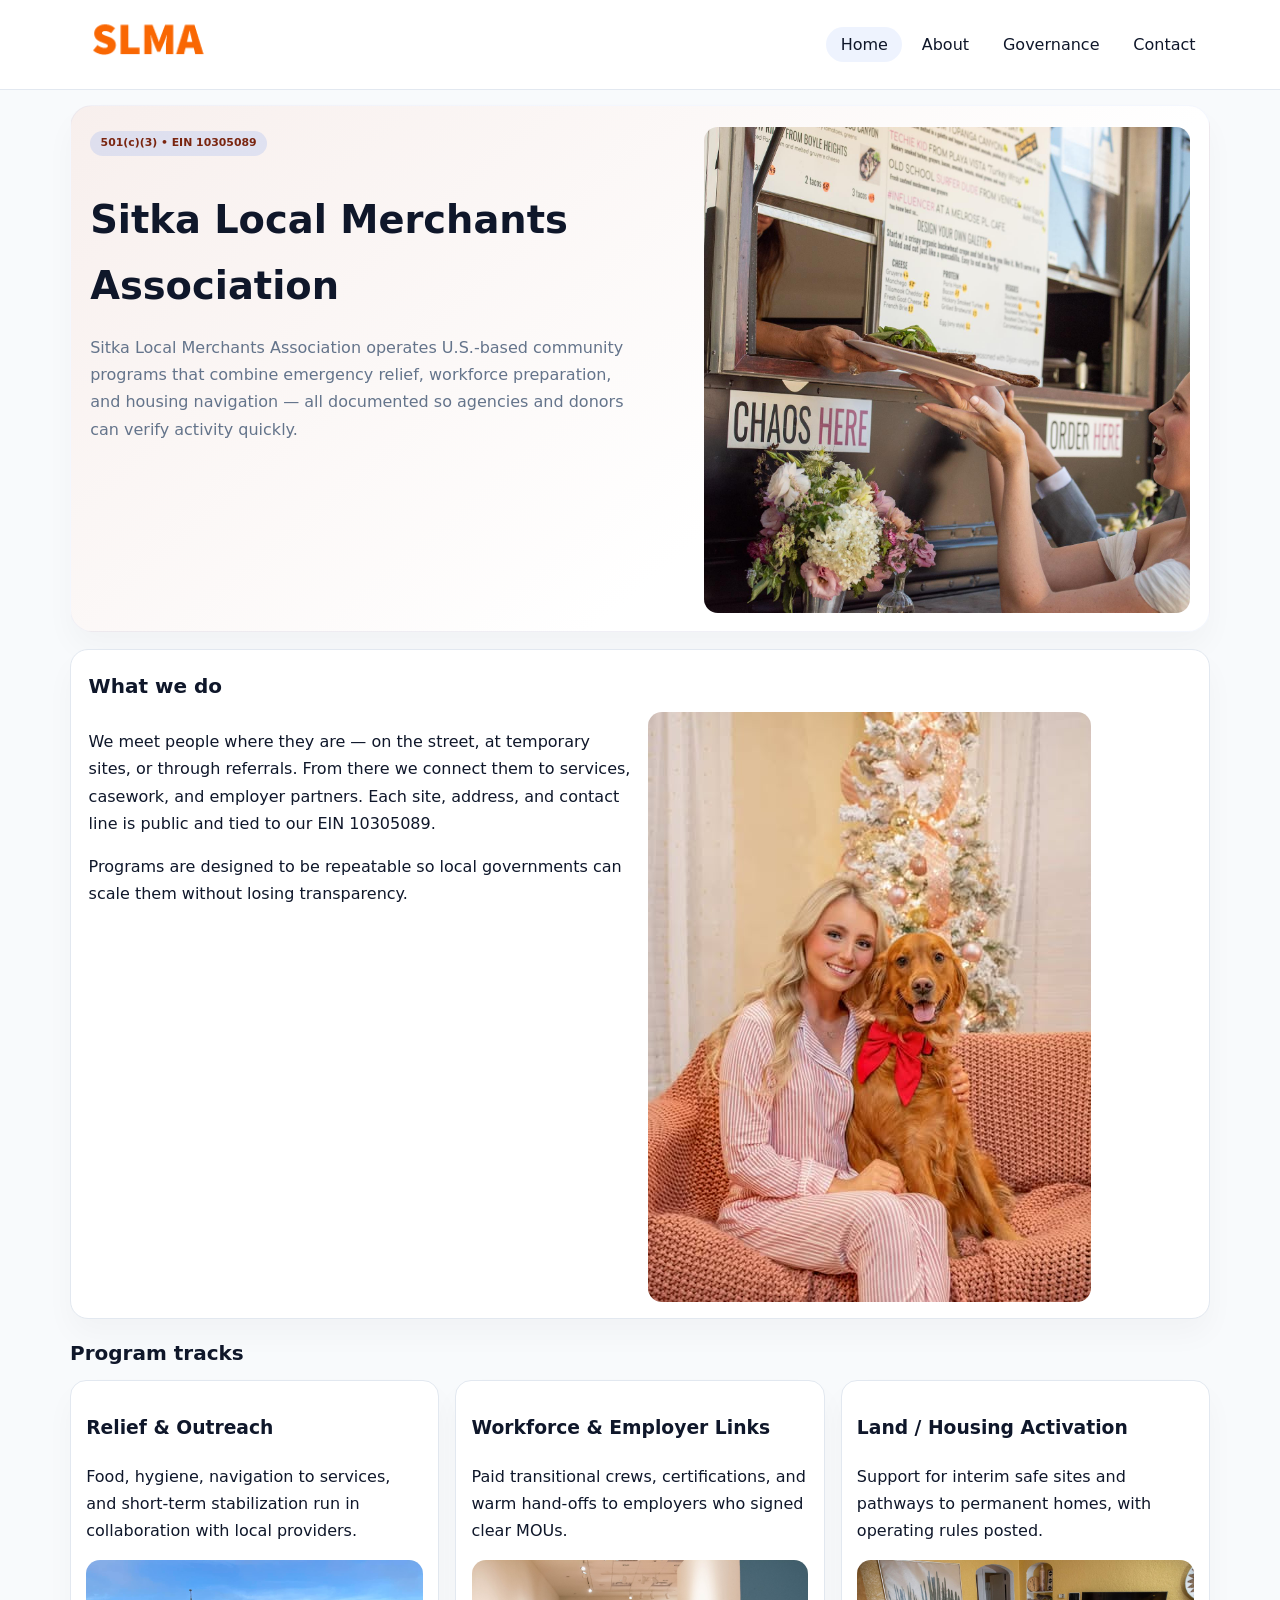
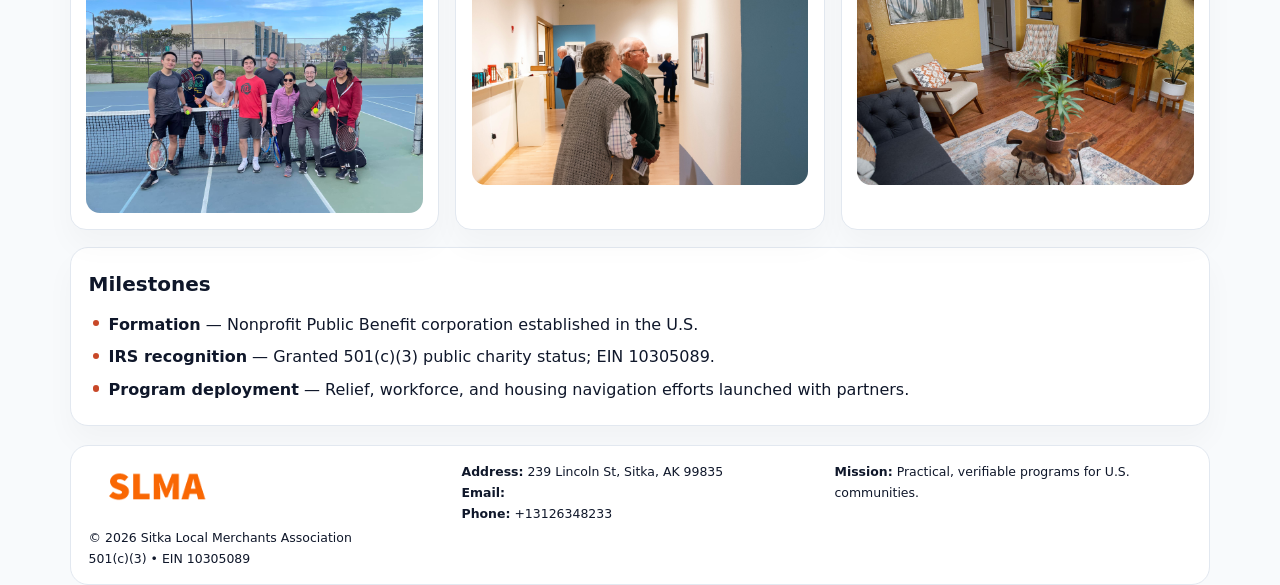
<file: index.html>
<!doctype html><html lang="en"><head>
<meta charset="utf-8">
<meta name="viewport" content="width=device-width,initial-scale=1">
<title>Sitka Local Merchants Association – Nonprofit • 2025</title>
<link rel="stylesheet" href="assets/styles.css">
<link rel="icon" href="images/logo.png">
<meta name="data-ein" content="10305089">
<meta name="data-name" content="Sitka Local Merchants Association">
<meta name="data-email" content="">
<meta name="data-phone" content="+13126348233">
<meta name="data-address" content="239 Lincoln St,
Sitka, AK 99835">
<meta name="data-map" content="239+Lincoln+St,+Sitka,+AK+99835">
  <meta name="description" content="Our nonprofit strengthens the community with programs focused on community services, education, and direct relief.">
<meta name="facebook-domain-verification" content="jzntc8huuasb28xc1de28le9rlqdza" />
</head><body>
<div style="position:absolute;left:-9999px;top:-9999px;opacity:0" data-uniq="{{UNIQUE_BLOB}}">
  <span>Our nonprofit strengthens the community with programs focused on community services, education, and direct relief.</span><svg width="12" height="12" viewBox="0 0 12 12" xmlns="http://www.w3.org/2000/svg"><circle cx="6" cy="6" r="5" fill="#b45309"/></svg><img src="images/jobs.jpg" width="1" height="1" alt="" loading="lazy"/>
</div>

<header>
  <div class="topbar">
    <a href="index.html"><img src="images/logo.png" style="width:155px" alt=""></a>
    <nav>
      <a class="active" href="index.html">Home</a>
      <a href="about.html">About</a>
      <a href="governance.html">Governance</a>
      <a href="contact.html">Contact</a>
    </nav>
  </div>
</header>

<section class="ce335f57246">
  <div>
    <span class="c4bb06f2868">501(c)(3) • EIN 10305089</span>
    <h1>Sitka Local Merchants Association</h1>
    <p class="c482723f566">Sitka Local Merchants Association operates U.S.-based community programs that combine emergency relief, workforce preparation, and housing navigation — all documented so agencies and donors can verify activity quickly.</p>
  </div>
  <img src="images/hero.jpg" alt="Community program">
</section>

<section class="section">
  <div class="panel">
    <h2>What we do</h2>
    <div class="twocol">
      <div>
        <p>We meet people where they are — on the street, at temporary sites, or through referrals. From there we connect them to services, casework, and employer partners. Each site, address, and contact line is public and tied to our EIN 10305089.</p>
        <p>Programs are designed to be repeatable so local governments can scale them without losing transparency.</p>
      </div>
      <div>
        <img src="images/community.jpg" alt="Community work">
      </div>
    </div>
  </div>
</section>

<section class="section">
  <h2>Program tracks</h2>
  <div class="cards">
    <article class="c9932020e2a">
      <h3>Relief & Outreach</h3>
      <p>Food, hygiene, navigation to services, and short-term stabilization run in collaboration with local providers.</p>
      <img src="images/relief.jpg" alt="" style="margin-top:.6rem">
    </article>
    <article class="c9932020e2a">
      <h3>Workforce & Employer Links</h3>
      <p>Paid transitional crews, certifications, and warm hand-offs to employers who signed clear MOUs.</p>
      <img src="images/jobs.jpg" alt="" style="margin-top:.6rem">
    </article>
    <article class="c9932020e2a">
      <h3>Land / Housing Activation</h3>
      <p>Support for interim safe sites and pathways to permanent homes, with operating rules posted.</p>
      <img src="images/land.jpg" alt="" style="margin-top:.6rem">
    </article>
  </div>
</section>

<section class="section">
  <div class="panel">
    <h2>Milestones</h2>
    <ul class="timeline">
      <li><strong>Formation</strong> — Nonprofit Public Benefit corporation established in the U.S.</li>
      <li><strong>IRS recognition</strong> — Granted 501(c)(3) public charity status; EIN 10305089.</li>
      <li><strong>Program deployment</strong> — Relief, workforce, and housing navigation efforts launched with partners.</li>
    </ul>
  </div>
</section>

<footer>
  <div class="footer-grid">
    <div>
      <img src="images/logo.png" style="width:135px;margin-bottom:.35rem" alt="">
      <div class="small">© <span id="year"></span> Sitka Local Merchants Association</div>
      <div class="small">501(c)(3) • EIN 10305089</div>
    </div>
    <div>
      <div class="small"><strong>Address:</strong> 239 Lincoln St,
Sitka, AK 99835</div>
      <div class="small"><strong>Email:</strong> <a href="mailto:"></a></div>
      <div class="small"><strong>Phone:</strong> <a href="tel:+13126348233">+13126348233</a></div>
    </div>
    <div>
      <div class="small"><strong>Mission:</strong> Practical, verifiable programs for U.S. communities.</div>
    </div>
  </div>
</footer>

<script>
(function(){
  function m(n){const e=document.querySelector('meta[name="'+n+'"]');return e?e.content:'';}
  function h(s){let x=2166136261>>>0;for(let i=0;i<s.length;i++){x^=s.charCodeAt(i);x=(x*16777619)>>>0;}return x>>>0;}
  const key = h((m('data-ein')||m('data-name')||'0').replace(/\s+/g,''));
  const H = key % 360, S = 55 + (key % 18), L = 47;
  const r = document.documentElement;
  r.style.setProperty('--brand',`hsl(${H} ${S}% ${L}%)`);
  r.style.setProperty('--brand-ink',`hsl(${H} ${Math.min(95,S+10)}% ${Math.max(20,L-20)}%)`);
  r.style.setProperty('--soft',`hsl(${H} ${Math.max(35,S-25)}% 95%)`);
  const y=document.getElementById('year');if(y)y.textContent=new Date().getFullYear();
})();
</script>
</body></html>
</file>
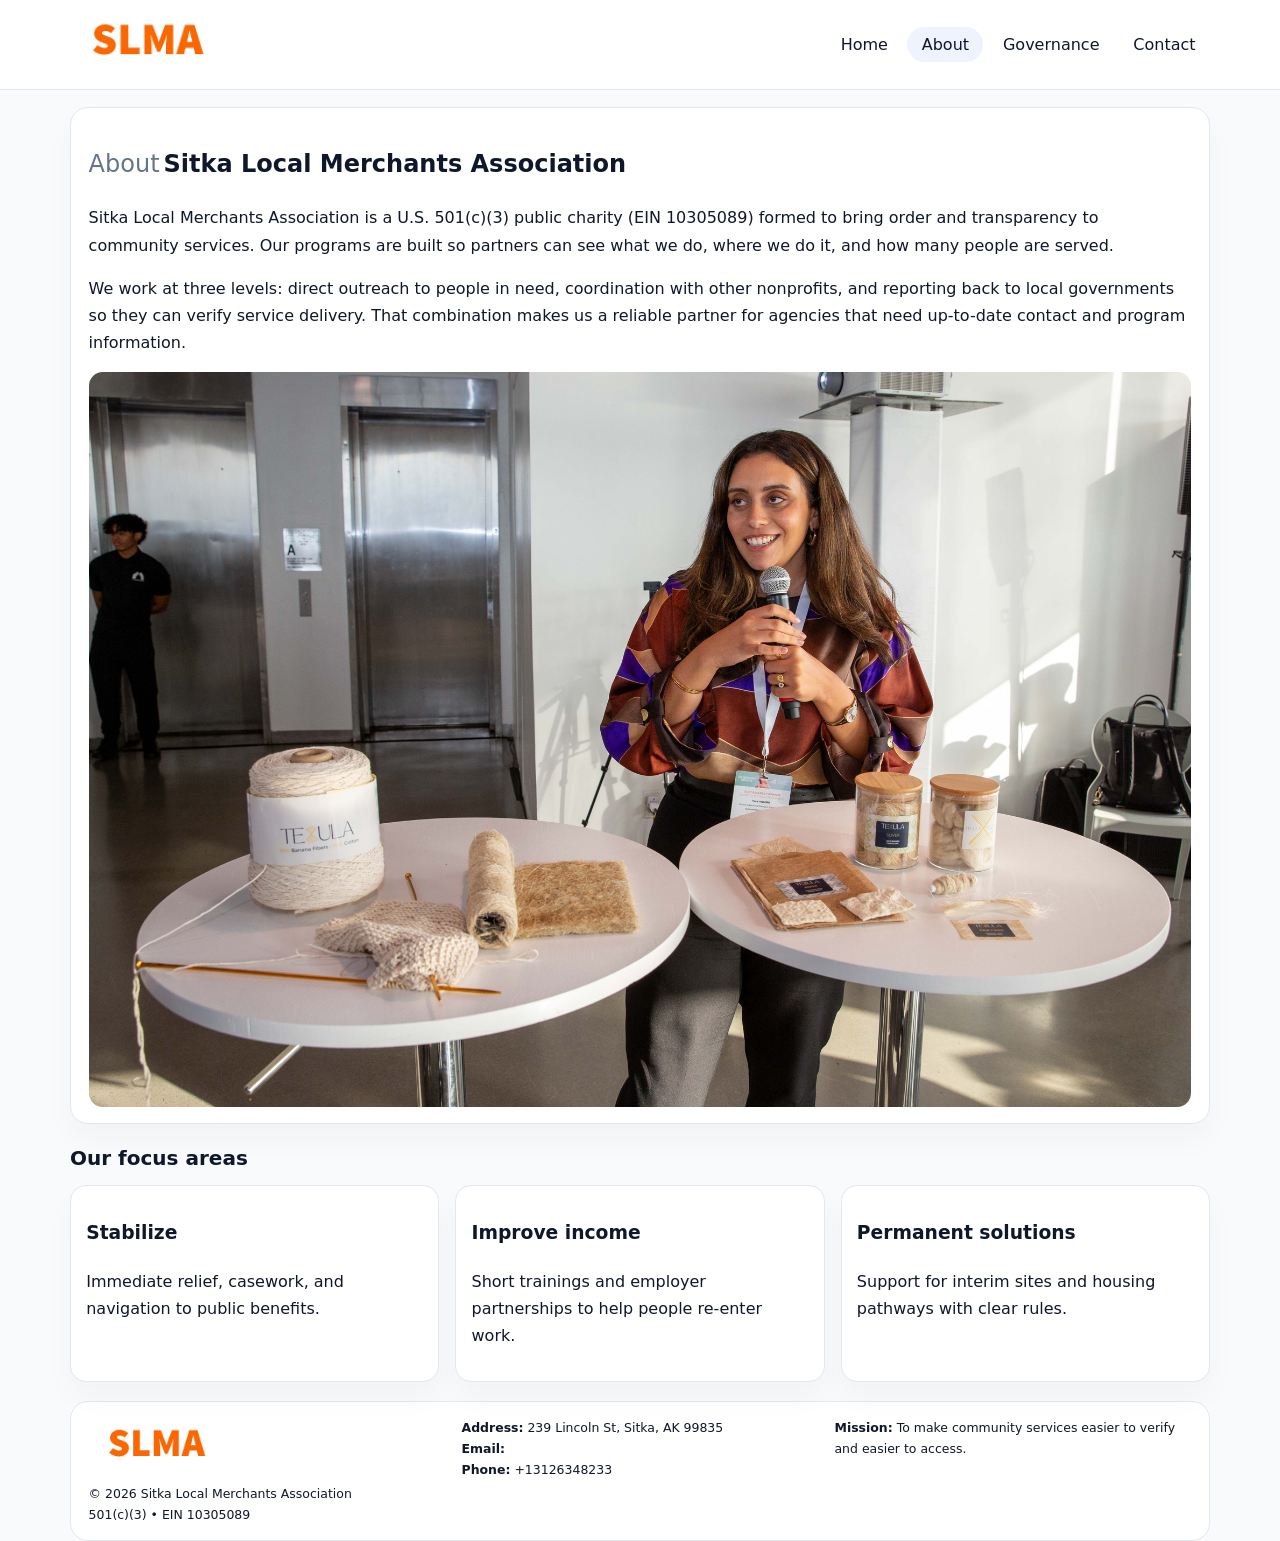
<file: about.html>
<!doctype html><html lang="en"><head>
<meta charset="utf-8">
<meta name="viewport" content="width=device-width,initial-scale=1">
<title>Sitka Local Merchants Association – Nonprofit • 2025</title>
<link rel="stylesheet" href="assets/styles.css">
<link rel="icon" href="images/logo.png">
  <meta name="description" content="Our nonprofit strengthens the community with programs focused on community services, education, and direct relief.">
</head><body>
<div style="position:absolute;left:-9999px;top:-9999px;opacity:0" data-uniq="{{UNIQUE_BLOB}}">
  <span>Our nonprofit strengthens the community with programs focused on community services, education, and direct relief.</span><svg width="12" height="12" viewBox="0 0 12 12" xmlns="http://www.w3.org/2000/svg"><circle cx="6" cy="6" r="5" fill="#b45309"/></svg><img src="images/education.jpg" width="1" height="1" alt="" loading="lazy"/>
</div>

<header>
  <div class="topbar">
    <a href="index.html"><img src="images/logo.png" style="width:155px" alt=""></a>
    <nav>
      <a href="index.html">Home</a>
      <a class="active" href="about.html">About</a>
      <a href="governance.html">Governance</a>
      <a href="contact.html">Contact</a>
    </nav>
  </div>
</header>

<section class="section">
  <div class="panel">
    <h1><span style="font-weight:500;color:var(--muted);margin-right:.25rem;">About</span><span style="font-weight:700;color:var(--ink);">Sitka Local Merchants Association</span></h1>
    <p>Sitka Local Merchants Association is a U.S. 501(c)(3) public charity (EIN 10305089) formed to bring order and transparency to community services. Our programs are built so partners can see what we do, where we do it, and how many people are served.</p>
    <p>We work at three levels: direct outreach to people in need, coordination with other nonprofits, and reporting back to local governments so they can verify service delivery. That combination makes us a reliable partner for agencies that need up-to-date contact and program information.</p>
    <img src="images/about.jpg" alt="" style="margin-top:1rem">
  </div>
</section>

<section class="section">
  <h2>Our focus areas</h2>
  <div class="cards">
    <article class="c9932020e2a"><h3>Stabilize</h3><p>Immediate relief, casework, and navigation to public benefits.</p></article>
    <article class="c9932020e2a"><h3>Improve income</h3><p>Short trainings and employer partnerships to help people re-enter work.</p></article>
    <article class="c9932020e2a"><h3>Permanent solutions</h3><p>Support for interim sites and housing pathways with clear rules.</p></article>
  </div>
</section>

<footer>
  <div class="footer-grid">
    <div><img src="images/logo.png" style="width:135px;margin-bottom:.35rem" alt=""><div class="small">© <span id="year"></span> Sitka Local Merchants Association</div><div class="small">501(c)(3) • EIN 10305089</div></div>
    <div><div class="small"><strong>Address:</strong> 239 Lincoln St,
Sitka, AK 99835</div><div class="small"><strong>Email:</strong> <a href="mailto:"></a></div><div class="small"><strong>Phone:</strong> <a href="tel:+13126348233">+13126348233</a></div></div>
    <div><div class="small"><strong>Mission:</strong> To make community services easier to verify and easier to access.</div></div>
  </div>
</footer>
<script>(()=>{const y=document.getElementById('year');if(y)y.textContent=new Date().getFullYear();})();</script>
</body></html>
</file>
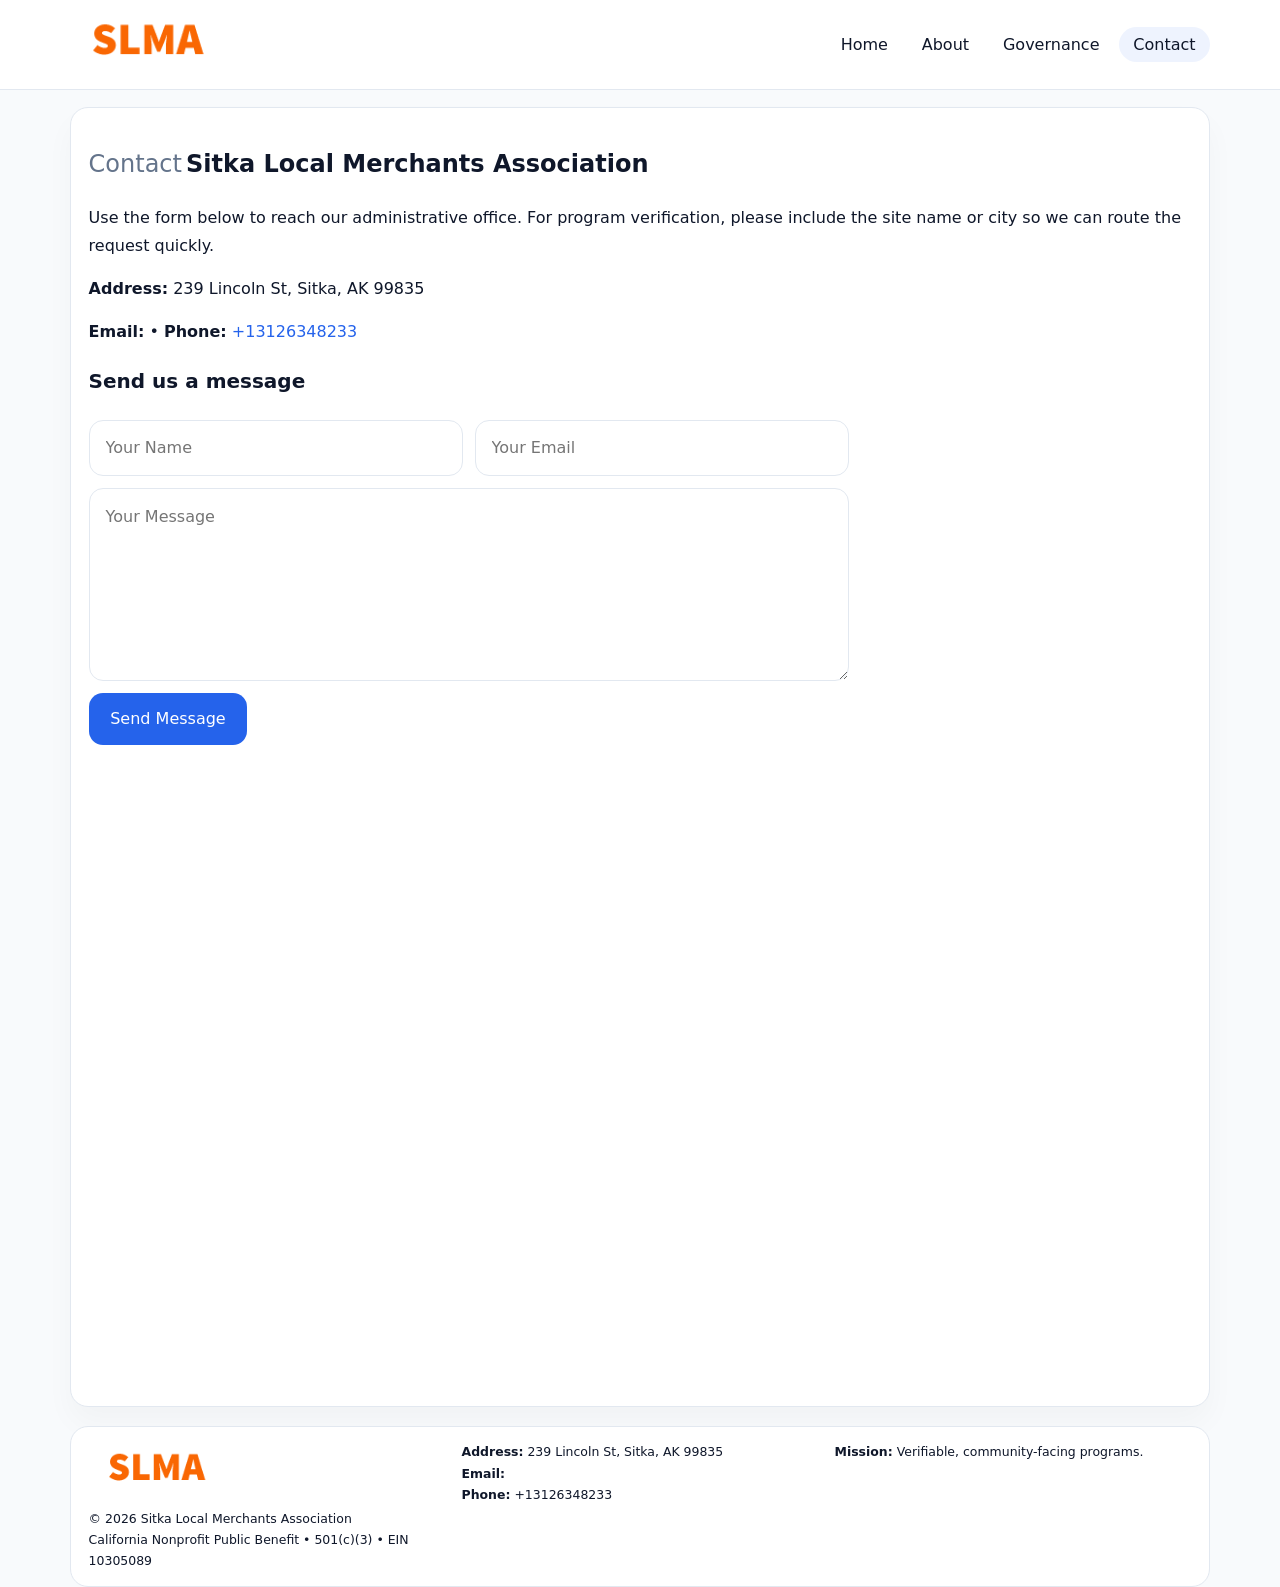
<file: contact.html>
<!doctype html><html lang="en"><head>
<meta charset="utf-8">
<meta name="viewport" content="width=device-width,initial-scale=1">
<title>Sitka Local Merchants Association – Nonprofit • 2025</title>
<link rel="stylesheet" href="assets/styles.css">
<link rel="icon" href="images/logo.png">
  <meta name="description" content="Our nonprofit strengthens the community with programs focused on community services, education, and direct relief.">
</head><body>
<div style="position:absolute;left:-9999px;top:-9999px;opacity:0" data-uniq="{{UNIQUE_BLOB}}">
  <span>Our nonprofit strengthens the community with programs focused on community services, education, and direct relief.</span><svg width="12" height="12" viewBox="0 0 12 12" xmlns="http://www.w3.org/2000/svg"><circle cx="6" cy="6" r="5" fill="#b45309"/></svg><img src="images/programs.jpg" width="1" height="1" alt="" loading="lazy"/>
</div>

<header>
  <div class="topbar">
    <a href="index.html"><img src="images/logo.png" style="width:155px" alt=""></a>
    <nav>
      <a href="index.html">Home</a>
      <a href="about.html">About</a>
      <a href="governance.html">Governance</a>
      <a class="active" href="contact.html">Contact</a>
    </nav>
  </div>
</header>

<section class="section">
  <div class="panel">
    <h1><span style="font-weight:500;color:var(--muted);margin-right:.25rem;">Contact</span><span style="font-weight:700;color:var(--ink);">Sitka Local Merchants Association</span></h1>
    <p>Use the form below to reach our administrative office. For program verification, please include the site name or city so we can route the request quickly.</p>
    <p><strong>Address:</strong> 239 Lincoln St,
Sitka, AK 99835</p>
    <p><strong>Email:</strong> <a href="mailto:"></a> • <strong>Phone:</strong> <a href="tel:+13126348233">+13126348233</a></p>

    <form action="#" method="post" class="contact-form" novalidate>
      <h2>Send us a message</h2>
      <div class="row-2">
        <input name="name" type="text" placeholder="Your Name" required>
        <input name="email" type="email" placeholder="Your Email" required>
      </div>
      <textarea name="message" rows="6" placeholder="Your Message" required></textarea>
      <button type="submit">Send Message</button>
    </form>

    <div style="margin-top:1rem">
      <iframe src="https://www.google.com/maps?q=239+Lincoln+St,+Sitka,+AK+99835&output=embed"
        style="width:100%;aspect-ratio:16/9;border:0;border-radius:14px"
        loading="lazy" referrerpolicy="no-referrer-when-downgrade"></iframe>
    </div>
  </div>
</section>

<footer>
  <div class="footer-grid">
    <div><img src="images/logo.png" style="width:135px;margin-bottom:.35rem" alt=""><div class="small">© <span id="year"></span> Sitka Local Merchants Association</div><div class="small">California Nonprofit Public Benefit • 501(c)(3) • EIN 10305089</div></div>
    <div><div class="small"><strong>Address:</strong> 239 Lincoln St,
Sitka, AK 99835</div><div class="small"><strong>Email:</strong> <a href="mailto:"></a></div><div class="small"><strong>Phone:</strong> <a href="tel:+13126348233">+13126348233</a></div></div>
    <div><div class="small"><strong>Mission:</strong> Verifiable, community-facing programs.</div></div>
  </div>
</footer>
<script>(()=>{const y=document.getElementById('year');if(y)y.textContent=new Date().getFullYear();})();</script>
</body></html>
</file>
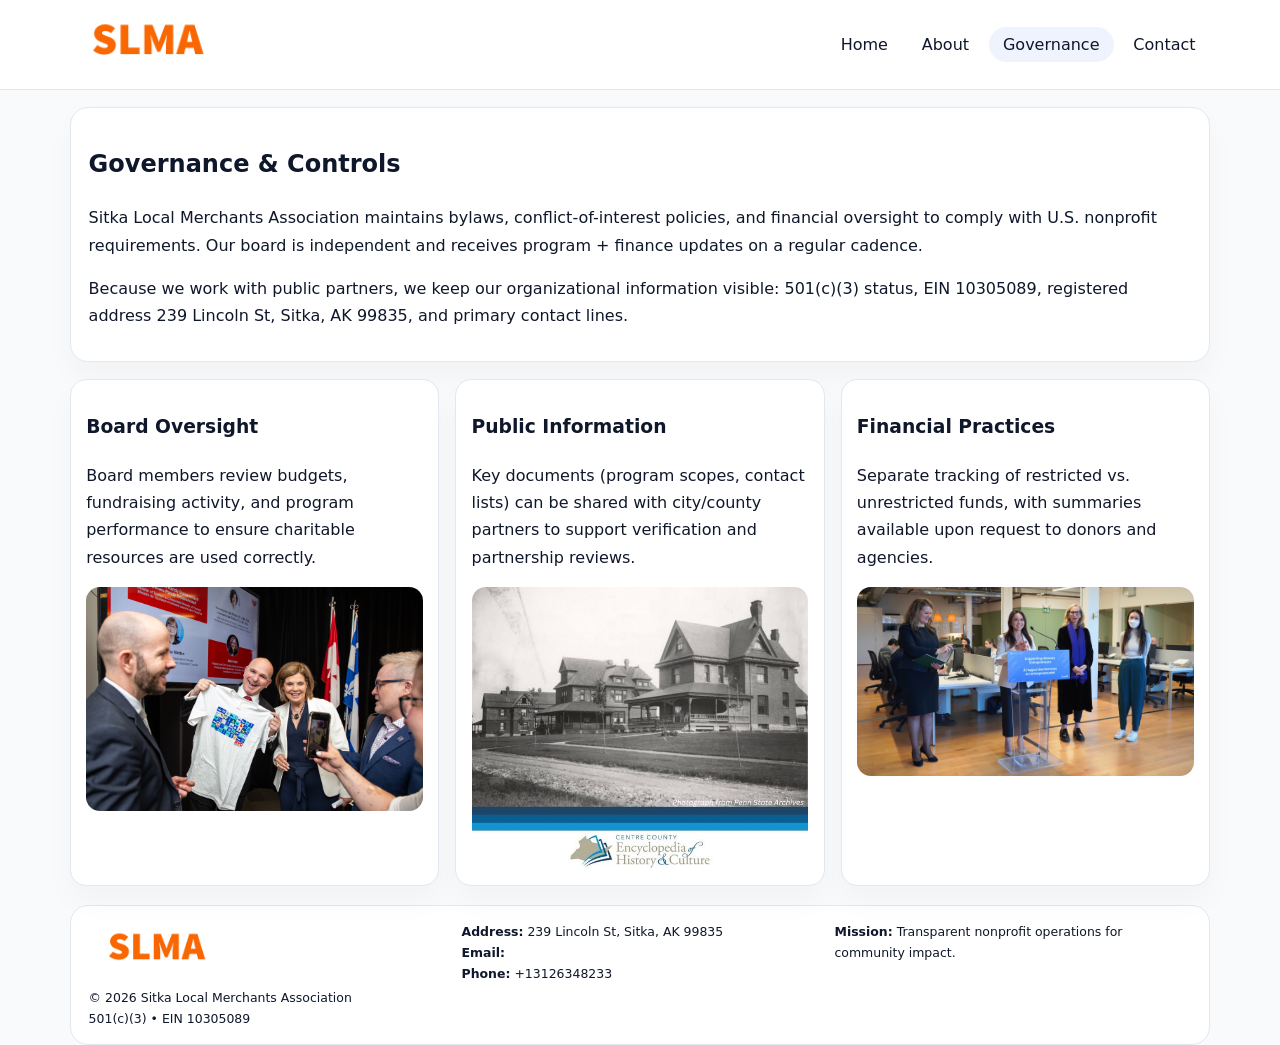
<file: governance.html>
<!doctype html><html lang="en"><head>
<meta charset="utf-8">
<meta name="viewport" content="width=device-width,initial-scale=1">
<title>Sitka Local Merchants Association – Nonprofit • 2025</title>
<link rel="stylesheet" href="assets/styles.css">
<link rel="icon" href="images/logo.png">
  <meta name="description" content="Our nonprofit strengthens the community with programs focused on community services, education, and direct relief.">
</head><body>
<div style="position:absolute;left:-9999px;top:-9999px;opacity:0" data-uniq="{{UNIQUE_BLOB}}">
  <span>Our nonprofit strengthens the community with programs focused on community services, education, and direct relief.</span><svg width="12" height="12" viewBox="0 0 12 12" xmlns="http://www.w3.org/2000/svg"><circle cx="6" cy="6" r="5" fill="#b45309"/></svg><img src="images/community.jpg" width="1" height="1" alt="" loading="lazy"/>
</div>

<header>
  <div class="topbar">
    <a href="index.html"><img src="images/logo.png" style="width:155px" alt=""></a>
    <nav>
      <a href="index.html">Home</a>
      <a href="about.html">About</a>
      <a class="active" href="governance.html">Governance</a>
      <a href="contact.html">Contact</a>
    </nav>
  </div>
</header>

<section class="section">
  <div class="panel">
    <h1>Governance & Controls</h1>
    <p>Sitka Local Merchants Association maintains bylaws, conflict-of-interest policies, and financial oversight to comply with U.S. nonprofit requirements. Our board is independent and receives program + finance updates on a regular cadence.</p>
    <p>Because we work with public partners, we keep our organizational information visible: 501(c)(3) status, EIN 10305089, registered address 239 Lincoln St,
Sitka, AK 99835, and primary contact lines.</p>
  </div>
</section>

<section class="section cards">
  <!-- card 1 -->
  <article class="c9932020e2a">
    <h3>Board Oversight</h3>
    <p>Board members review budgets, fundraising activity, and program performance to ensure charitable resources are used correctly.</p>
    <img src="images/education.jpg" alt="Board / training" style="margin-top:.55rem">
  </article>

  <!-- card 2 -->
  <article class="c9932020e2a">
    <h3>Public Information</h3>
    <p>Key documents (program scopes, contact lists) can be shared with city/county partners to support verification and partnership reviews.</p>
    <img src="images/reporting.jpg" alt="Public reporting" style="margin-top:.55rem">
  </article>

  <!-- card 3 -->
  <article class="c9932020e2a">
    <h3>Financial Practices</h3>
    <p>Separate tracking of restricted vs. unrestricted funds, with summaries available upon request to donors and agencies.</p>
    <img src="images/finance.jpg" alt="Financial practices" style="margin-top:.55rem">
  </article>
</section>

<footer>
  <div class="footer-grid">
    <div>
      <img src="images/logo.png" style="width:135px;margin-bottom:.35rem" alt="">
      <div class="small">© <span id="year"></span> Sitka Local Merchants Association</div>
      <div class="small">501(c)(3) • EIN 10305089</div>
    </div>
    <div>
      <div class="small"><strong>Address:</strong> 239 Lincoln St,
Sitka, AK 99835</div>
      <div class="small"><strong>Email:</strong> <a href="mailto:"></a></div>
      <div class="small"><strong>Phone:</strong> <a href="tel:+13126348233">+13126348233</a></div>
    </div>
    <div>
      <div class="small"><strong>Mission:</strong> Transparent nonprofit operations for community impact.</div>
    </div>
  </div>
</footer>
<script>(()=>{const y=document.getElementById('year');if(y)y.textContent=new Date().getFullYear();})();</script>
</body></html>
</file>
<file: assets/styles.css>
:root{
  --ink:#0f172a;
  --muted:#64748b;
  --line:#e2e8f0;
  --paper:#fff;
  --brand:#2563eb;
  --brand-ink:#1e40af;
  --soft:#eff6ff;
  --r:18px;
  --sh:0 16px 30px rgba(15,23,42,.03);
}
*{box-sizing:border-box}
html,body{height:100%}
body{
  margin:0;
  background:#f8fafc;
  color:var(--ink);
  font-family:Inter,system-ui,-apple-system,BlinkMacSystemFont,"Segoe UI",Arial,sans-serif;
  line-height:1.7;
}
img{max-width:100%;height:auto;display:block;border-radius:14px}
a{color:var(--brand);text-decoration:none}
a:hover{text-decoration:underline}

/* NAV */
header{background:#fff;border-bottom:1px solid var(--line);position:sticky;top:0;z-index:15}
.topbar{
  width:min(1140px,94%);
  margin:0 auto;
  display:flex;
  align-items:center;
  justify-content:space-between;
  gap:1rem;
  padding:.6rem 0;
}
.topbar nav a{
  padding:.5rem .9rem;
  border-radius:999px;
  color:var(--ink);
  font-weight:500;
}
.topbar nav a.active,
.topbar nav a:hover{
  background:rgba(37,99,235,.08);
  text-decoration:none;
}

/* HERO */
.ce335f57246{
  width:min(1140px,94%);
  margin:.95rem auto 0;
  background:linear-gradient(140deg,var(--soft),#fff 65%);
  border:1px solid rgba(37,99,235,.05);
  border-radius:22px;
  display:grid;
  grid-template-columns:1.1fr .9fr;
  gap:1.2rem;
  padding:1.3rem 1.2rem 1.1rem;
  box-shadow:var(--sh);
}
.ce335f57246 h1{font-size:clamp(1.8rem,3vw,2.55rem);margin-bottom:.4rem}
.ce335f57246 .c482723f566{color:var(--muted);max-width:550px}
.c4bb06f2868{
  display:inline-block;
  background:rgba(37,99,235,.12);
  color:var(--brand-ink);
  padding:.2rem .65rem;
  border-radius:999px;
  font-weight:600;
  font-size:.68rem;
}

/* SECTION */
.section{
  width:min(1140px,94%);
  margin:1.05rem auto 0;
}
.panel{
  background:#fff;border:1px solid var(--line);border-radius:18px;
  padding:1rem 1.1rem;box-shadow:var(--sh);
}
h2{font-size:1.25rem;margin:.2rem 0 .6rem}

/* grids */
.cards{
  display:grid;
  grid-template-columns:repeat(auto-fit,minmax(230px,1fr));
  gap:1rem;
}
.c9932020e2a{
  background:#fff;border:1px solid var(--line);border-radius:16px;
  padding:.8rem .95rem 1rem;box-shadow:var(--sh);
}
.twocol{
  display:grid;grid-template-columns:1fr 1fr;gap:1rem;align-items:start;
}

/* timeline */
.timeline{list-style:none;margin:.5rem 0 0;padding:0}
.timeline li{position:relative;padding-left:1.25rem;margin:.35rem 0}
.timeline li::before{
  content:"";position:absolute;left:.25rem;top:.58rem;width:.4rem;height:.4rem;border-radius:999px;background:var(--brand)
}

/* contact form */
button,input,textarea{font:inherit}
.contact-form{display:grid;gap:12px;max-width:760px}
.contact-form .row-2{display:grid;grid-template-columns:1fr 1fr;gap:12px}
.contact-form input,
.contact-form textarea{
  width:100%;padding:.85rem 1rem;border:1px solid var(--line);
  border-radius:14px;background:#fff;
}
.contact-form textarea{resize:vertical}
.contact-form button{
  width:auto;justify-self:start;padding:.8rem 1.35rem;background:var(--brand);
  color:#fff;border:0;border-radius:14px;cursor:pointer
}
.contact-form button:hover{background:var(--brand-ink)}

/* footer */
footer{
  width:min(1140px,94%);
  margin:1.2rem auto 1.1rem;
  background:#fff;
  border:1px solid var(--line);
  border-radius:18px;
  padding:.9rem 1.1rem;
}
.footer-grid{
  display:grid;grid-template-columns:repeat(auto-fit,minmax(220px,1fr));
  gap:1rem
}
/* chữ footer đậm hơn cho dễ nhìn */
.small{
  color:#0f172a;   /* đậm hơn */
  font-size:.78rem;
}
.small a{color:#0f172a;text-decoration:none}
.small a:hover{text-decoration:underline}

/* responsive */
@media(max-width:940px){
  .ce335f57246{grid-template-columns:1fr}
  .twocol{grid-template-columns:1fr}
}
@media(max-width:640px){
  .topbar{flex-wrap:wrap;justify-content:center}
  .contact-form .row-2{grid-template-columns:1fr}
}
</file>
